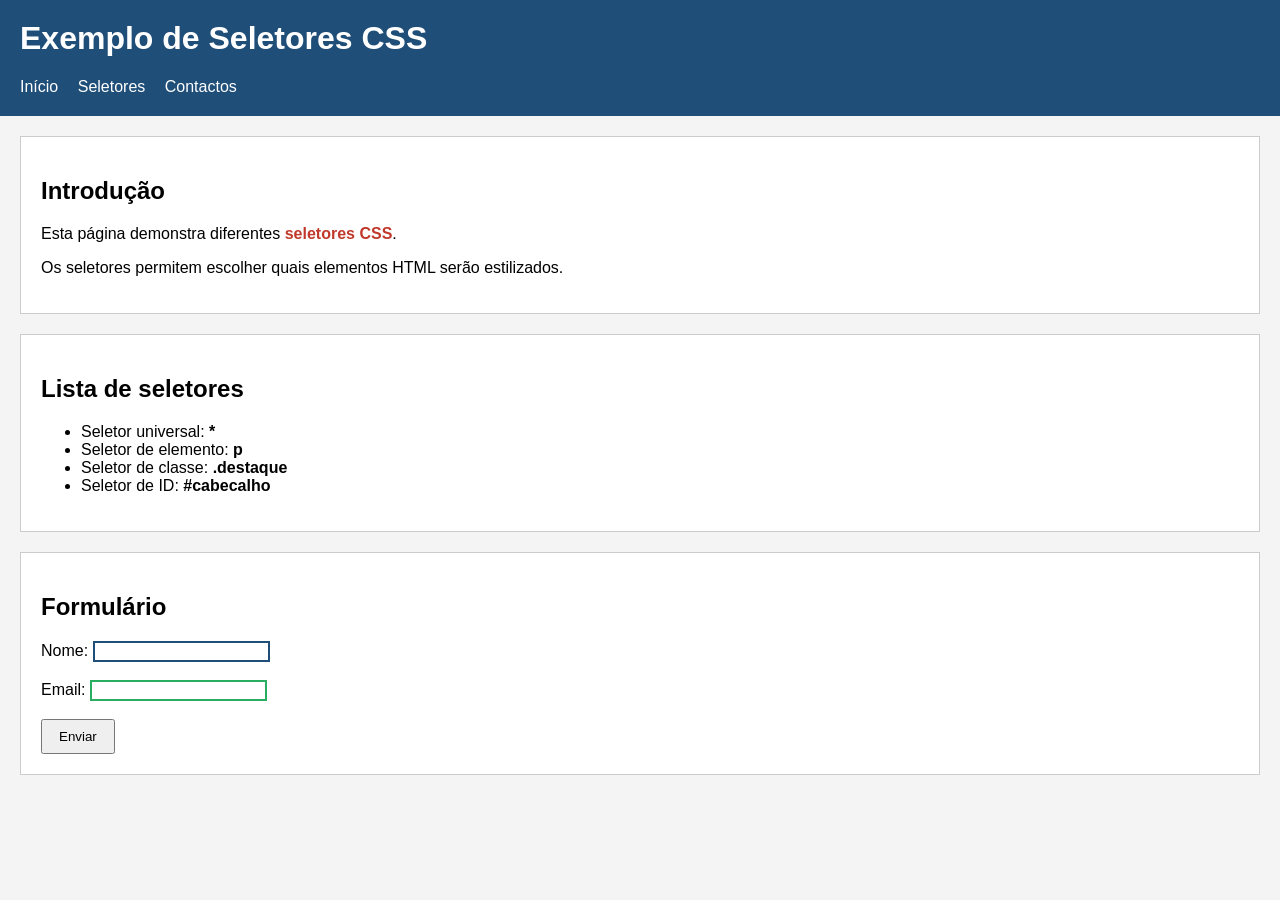
<file: ex01/index.html>
<!DOCTYPE html>
<html lang="pt">

<head>
    <meta charset="UTF-8">
    <meta name="viewport" content="width=device-width, initial-scale=1.0">
    <title>Seletores CSS</title>

    <link rel="stylesheet" href="styles.css">
</head>

<body>

    <header>
        <h1>Exemplo de Seletores CSS</h1>

        <nav>
            <a href="#inicio">Início</a>
            <a href="#seletores">Seletores</a>
            <a href="#contactos">Contactos</a>
        </nav>
    </header>

    <main>

        <section>
            <h2>Introdução</h2>

            <p>
                Esta página demonstra diferentes
                <span class="destaque">seletores CSS</span>.
            </p>

            <p>
                Os seletores permitem escolher quais elementos HTML serão estilizados.
            </p>
        </section>

        <section>
            <h2>Lista de seletores</h2>

            <ul>
                <li>Seletor universal: <strong>*</strong></li>
                <li>Seletor de elemento: <strong>p</strong></li>
                <li>Seletor de classe: <strong>.destaque</strong></li>
                <li>Seletor de ID: <strong>#cabecalho</strong></li>
            </ul>
        </section>

        <section>
            <h2>Formulário</h2>

            <form>
                <label for="nome">Nome:</label>
                <input type="text" id="nome" name="nome">

                <br><br>

                <label for="email">Email:</label>
                <input type="email" id="email" name="email">

                <br><br>

                <button type="submit">Enviar</button>
            </form>
        </section>

    </main>

</body>

</html>
</file>
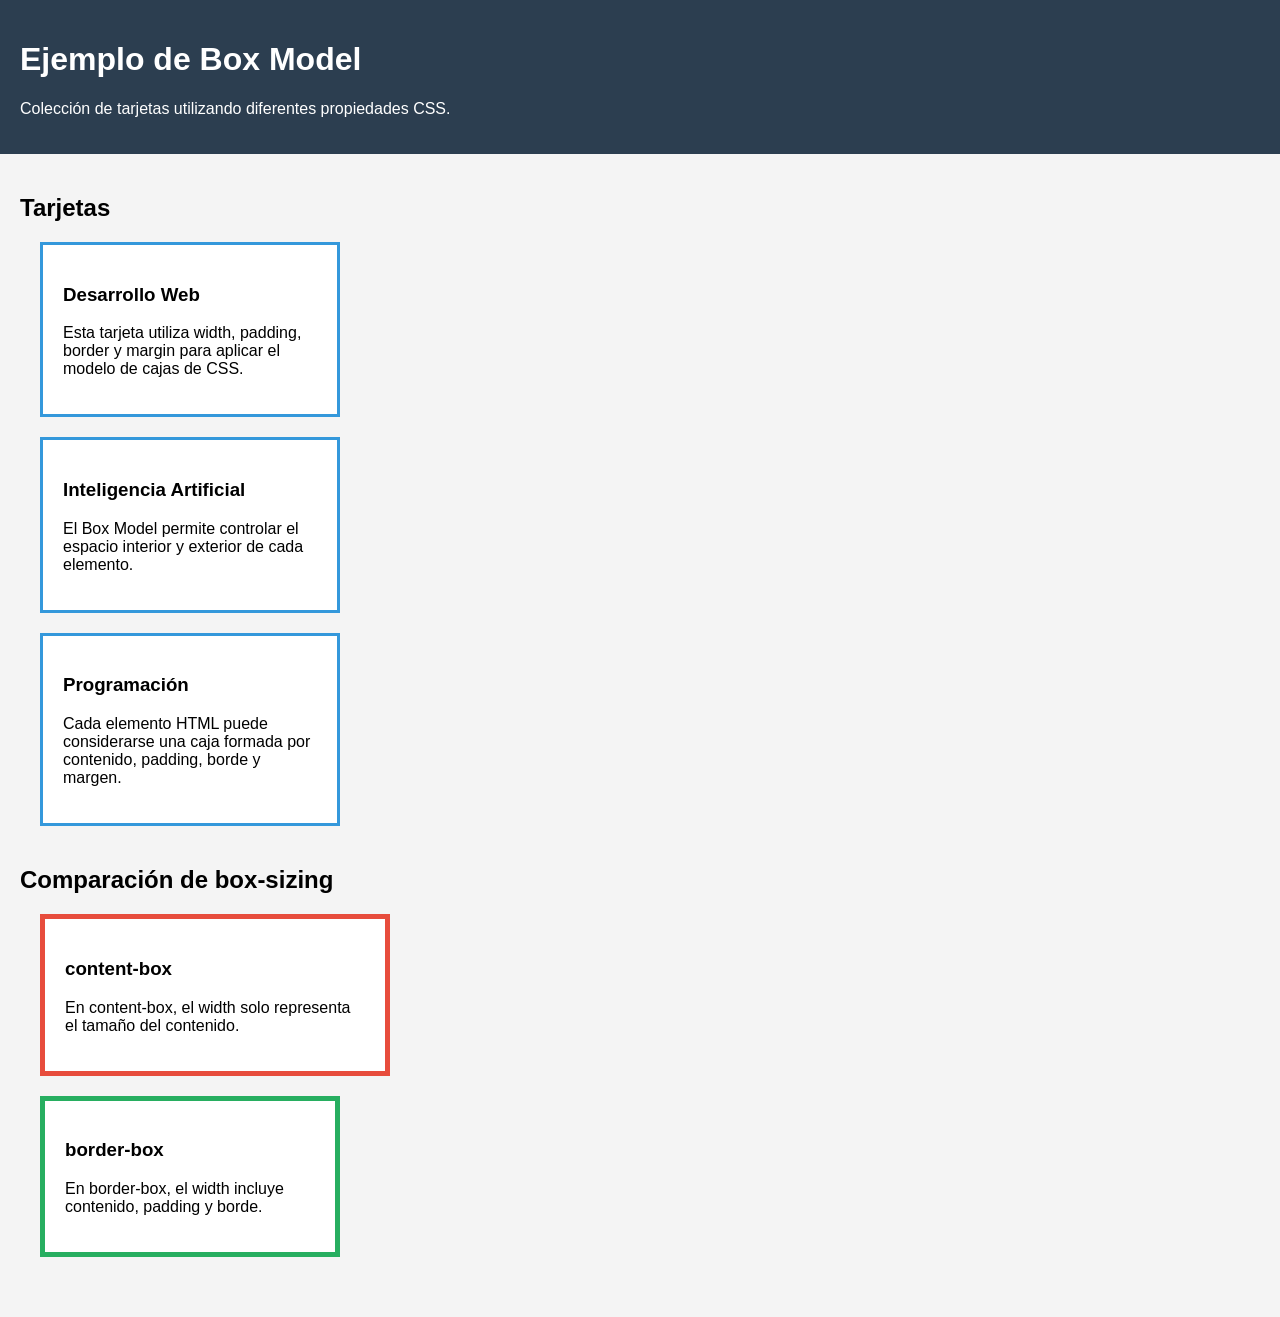
<file: ex02/index.html>
<!DOCTYPE html>
<html lang="es">

<head>
    <meta charset="UTF-8">
    <meta name="viewport" content="width=device-width, initial-scale=1.0">
    <title>Box Model</title>

    <link rel="stylesheet" href="styles.css">
</head>

<body>

    <header>
        <h1>Ejemplo de Box Model</h1>
        <p>Colección de tarjetas utilizando diferentes propiedades CSS.</p>
    </header>

    <main>

        <section>
            <h2>Tarjetas</h2>

            <div class="tarjeta">
                <h3>Desarrollo Web</h3>

                <p>
                    Esta tarjeta utiliza width, padding, border y margin
                    para aplicar el modelo de cajas de CSS.
                </p>
            </div>

            <div class="tarjeta">
                <h3>Inteligencia Artificial</h3>

                <p>
                    El Box Model permite controlar el espacio interior
                    y exterior de cada elemento.
                </p>
            </div>

            <div class="tarjeta">
                <h3>Programación</h3>

                <p>
                    Cada elemento HTML puede considerarse una caja formada
                    por contenido, padding, borde y margen.
                </p>
            </div>
        </section>

        <section>
            <h2>Comparación de box-sizing</h2>

            <div class="content-box">
                <h3>content-box</h3>
                <p>
                    En content-box, el width solo representa el tamaño
                    del contenido.
                </p>
            </div>

            <div class="border-box">
                <h3>border-box</h3>
                <p>
                    En border-box, el width incluye contenido,
                    padding y borde.
                </p>
            </div>
        </section>

    </main>

</body>

</html>
</file>
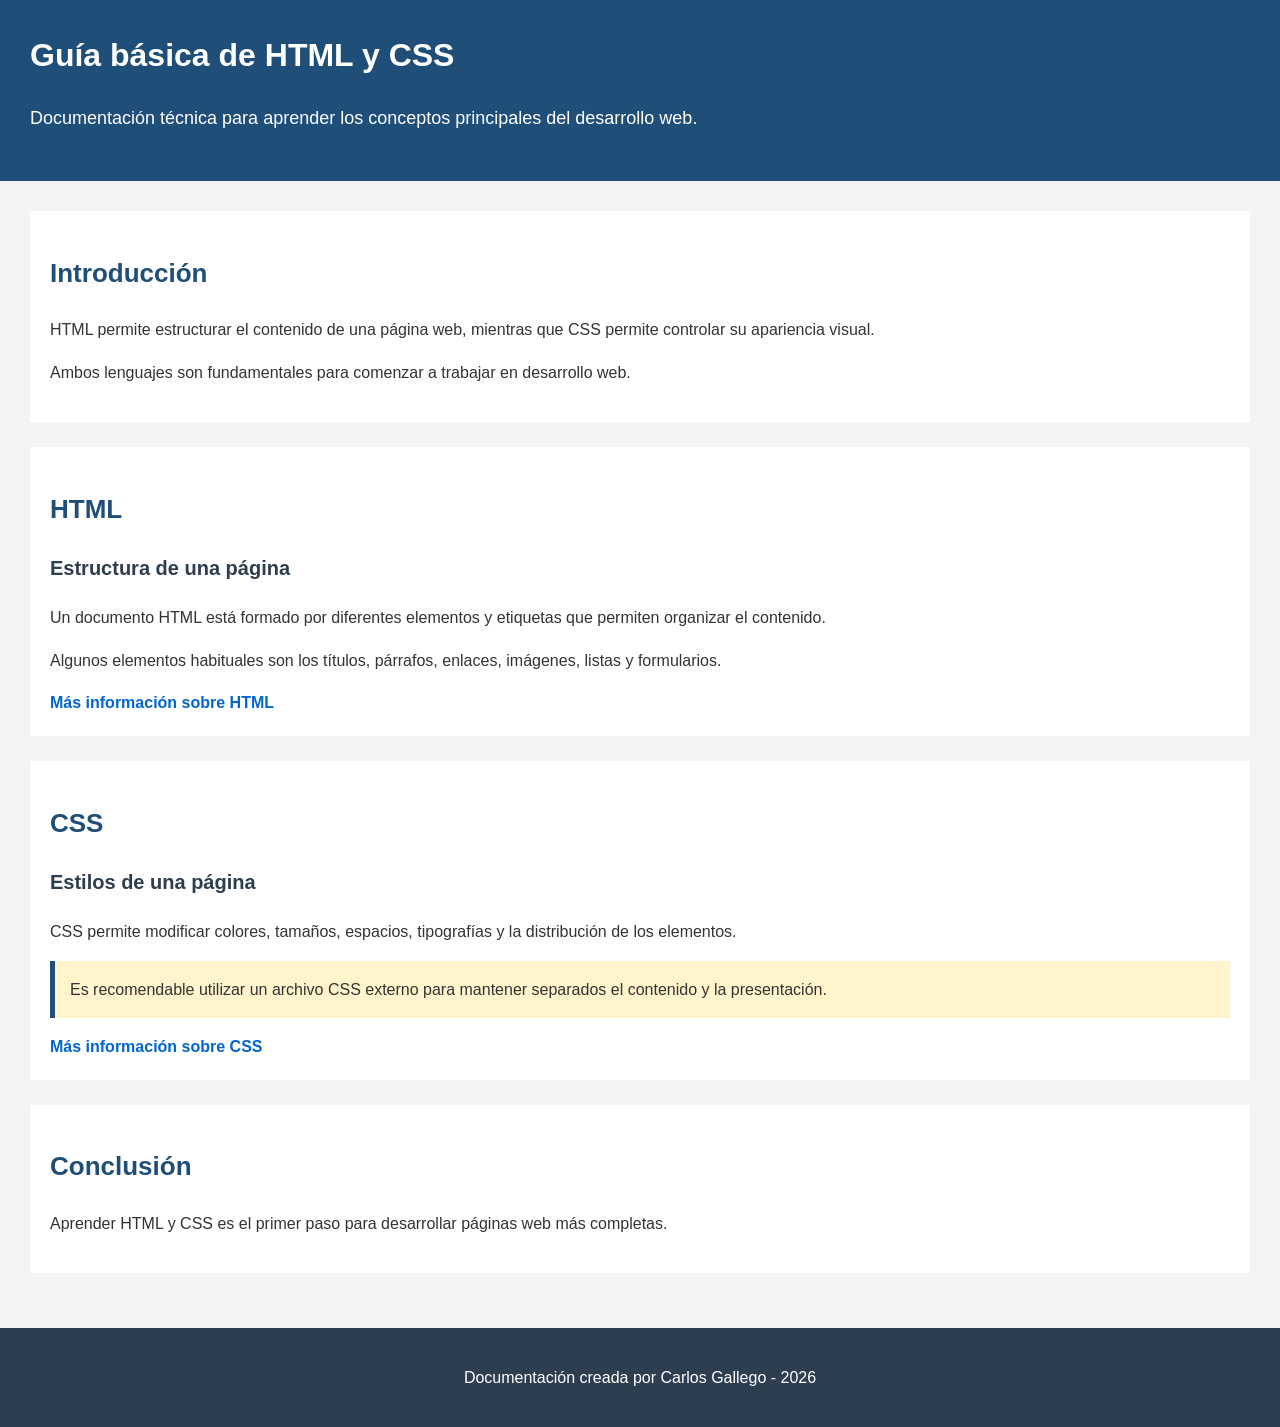
<file: ex03/index.html>
<!DOCTYPE html>
<html lang="es">

<head>
    <meta charset="UTF-8">
    <meta name="viewport" content="width=device-width, initial-scale=1.0">
    <title>Documentación Técnica</title>

    <link rel="stylesheet" href="styles.css">
</head>

<body>

    <header>
        <h1>Guía básica de HTML y CSS</h1>

        <p>
            Documentación técnica para aprender los conceptos principales
            del desarrollo web.
        </p>
    </header>

    <main>

        <section>
            <h2>Introducción</h2>

            <p>
                HTML permite estructurar el contenido de una página web,
                mientras que CSS permite controlar su apariencia visual.
            </p>

            <p>
                Ambos lenguajes son fundamentales para comenzar a trabajar
                en desarrollo web.
            </p>
        </section>

        <section>
            <h2>HTML</h2>

            <h3>Estructura de una página</h3>

            <p>
                Un documento HTML está formado por diferentes elementos y
                etiquetas que permiten organizar el contenido.
            </p>

            <p>
                Algunos elementos habituales son los títulos, párrafos,
                enlaces, imágenes, listas y formularios.
            </p>

            <a href="https://developer.mozilla.org/es/docs/Web/HTML" target="_blank">
                Más información sobre HTML
            </a>
        </section>

        <section>
            <h2>CSS</h2>

            <h3>Estilos de una página</h3>

            <p>
                CSS permite modificar colores, tamaños, espacios,
                tipografías y la distribución de los elementos.
            </p>

            <p class="nota">
                Es recomendable utilizar un archivo CSS externo para
                mantener separados el contenido y la presentación.
            </p>

            <a href="https://developer.mozilla.org/es/docs/Web/CSS" target="_blank">
                Más información sobre CSS
            </a>
        </section>

        <section>
            <h2>Conclusión</h2>

            <p>
                Aprender HTML y CSS es el primer paso para desarrollar
                páginas web más completas.
            </p>
        </section>

    </main>

    <footer>
        <p>Documentación creada por Carlos Gallego - 2026</p>
    </footer>

</body>

</html>
</file>
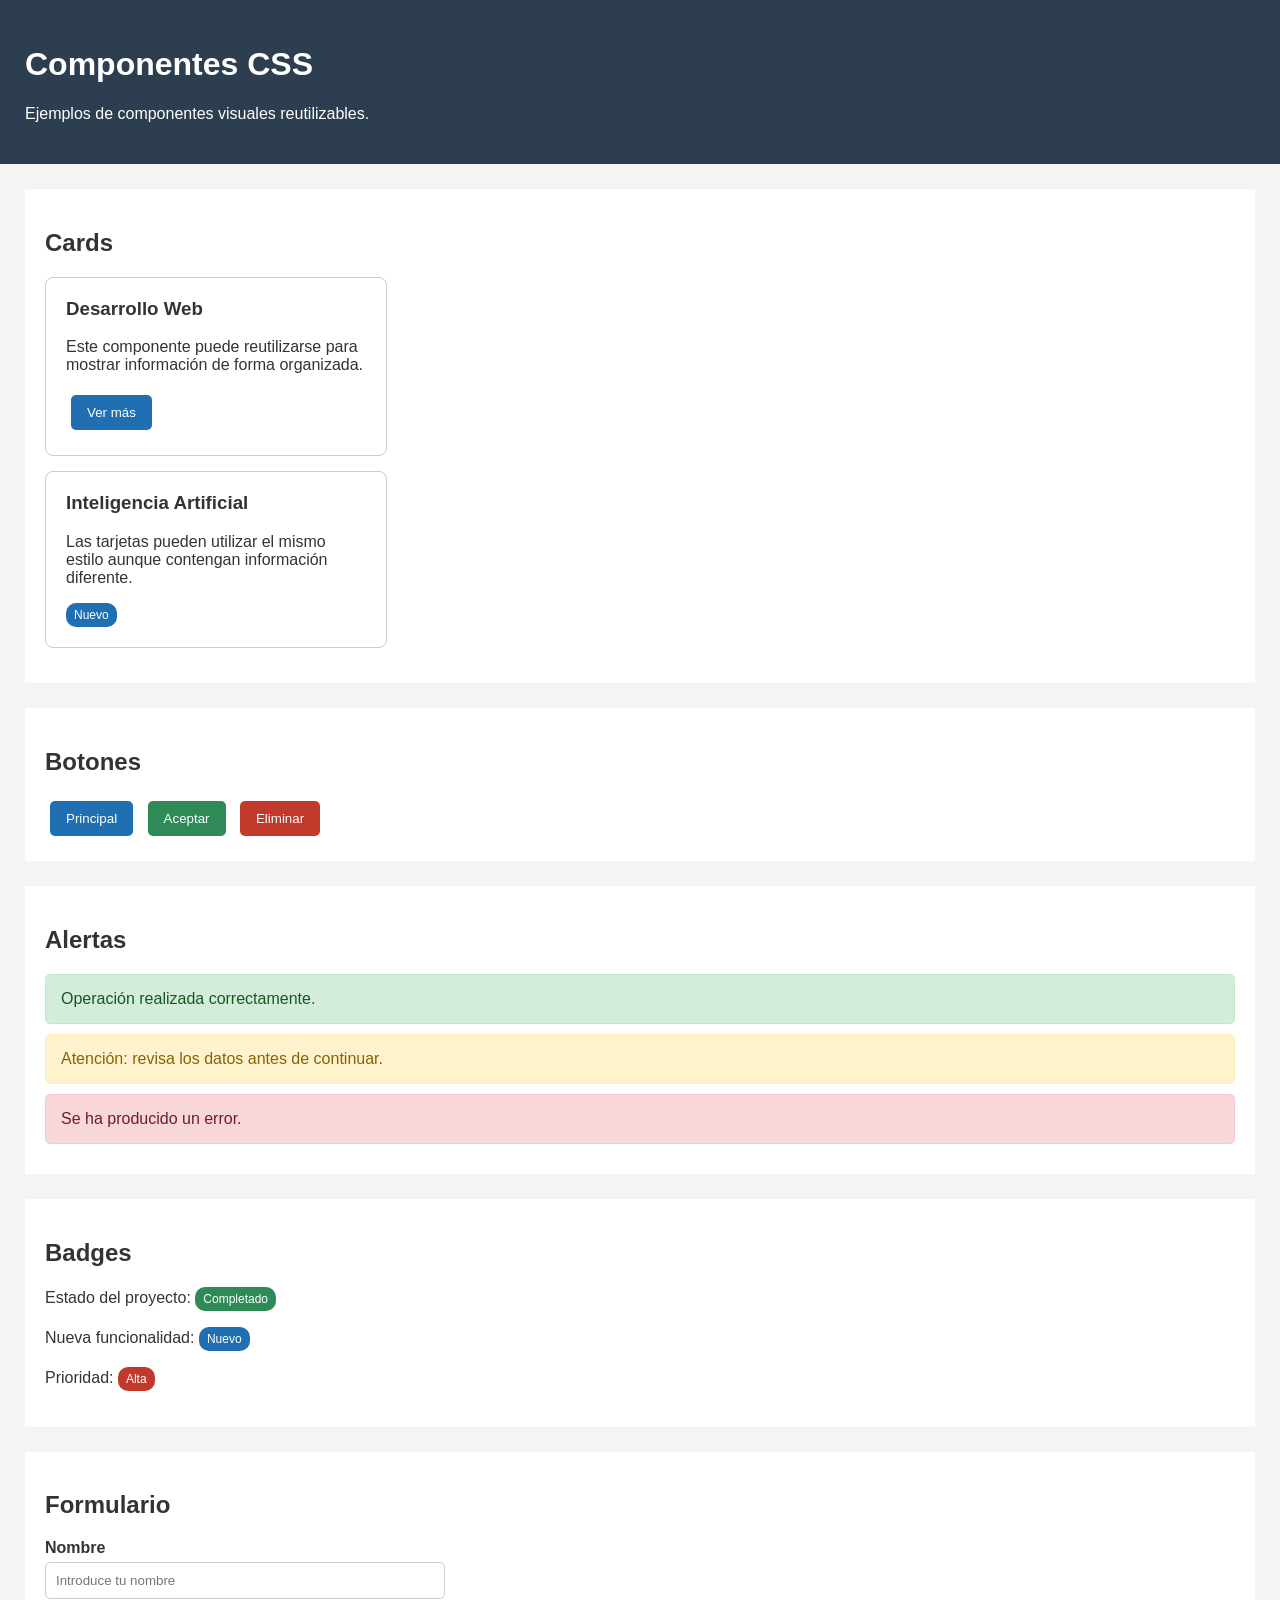
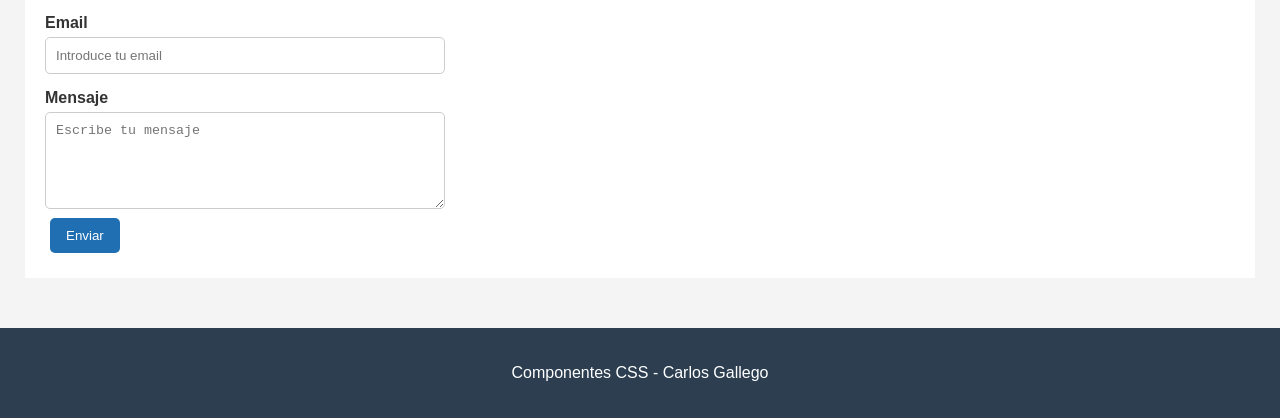
<file: ex04/index.html>
<!DOCTYPE html>
<html lang="es">

<head>
    <meta charset="UTF-8">
    <meta name="viewport" content="width=device-width, initial-scale=1.0">
    <title>Componentes CSS</title>

    <link rel="stylesheet" href="styles.css">
</head>

<body>

    <header>
        <h1>Componentes CSS</h1>
        <p>Ejemplos de componentes visuales reutilizables.</p>
    </header>

    <main>

        <section>
            <h2>Cards</h2>

            <div class="card">
                <h3>Desarrollo Web</h3>

                <p>
                    Este componente puede reutilizarse para mostrar
                    información de forma organizada.
                </p>

                <button class="btn btn-primary">
                    Ver más
                </button>
            </div>

            <div class="card">
                <h3>Inteligencia Artificial</h3>

                <p>
                    Las tarjetas pueden utilizar el mismo estilo
                    aunque contengan información diferente.
                </p>

                <span class="badge badge-info">
                    Nuevo
                </span>
            </div>
        </section>

        <section>
            <h2>Botones</h2>

            <button class="btn btn-primary">
                Principal
            </button>

            <button class="btn btn-success">
                Aceptar
            </button>

            <button class="btn btn-danger">
                Eliminar
            </button>
        </section>

        <section>
            <h2>Alertas</h2>

            <div class="alert alert-success">
                Operación realizada correctamente.
            </div>

            <div class="alert alert-warning">
                Atención: revisa los datos antes de continuar.
            </div>

            <div class="alert alert-danger">
                Se ha producido un error.
            </div>
        </section>

        <section>
            <h2>Badges</h2>

            <p>
                Estado del proyecto:
                <span class="badge badge-success">
                    Completado
                </span>
            </p>

            <p>
                Nueva funcionalidad:
                <span class="badge badge-info">
                    Nuevo
                </span>
            </p>

            <p>
                Prioridad:
                <span class="badge badge-danger">
                    Alta
                </span>
            </p>
        </section>

        <section>
            <h2>Formulario</h2>

            <form class="formulario">

                <label for="nombre">
                    Nombre
                </label>

                <input
                    type="text"
                    id="nombre"
                    name="nombre"
                    placeholder="Introduce tu nombre"
                >

                <label for="email">
                    Email
                </label>

                <input
                    type="email"
                    id="email"
                    name="email"
                    placeholder="Introduce tu email"
                >

                <label for="mensaje">
                    Mensaje
                </label>

                <textarea
                    id="mensaje"
                    name="mensaje"
                    rows="5"
                    placeholder="Escribe tu mensaje"
                ></textarea>

                <button
                    type="submit"
                    class="btn btn-primary"
                >
                    Enviar
                </button>

            </form>
        </section>

    </main>

    <footer>
        <p>Componentes CSS - Carlos Gallego</p>
    </footer>

</body>

</html>
</file>
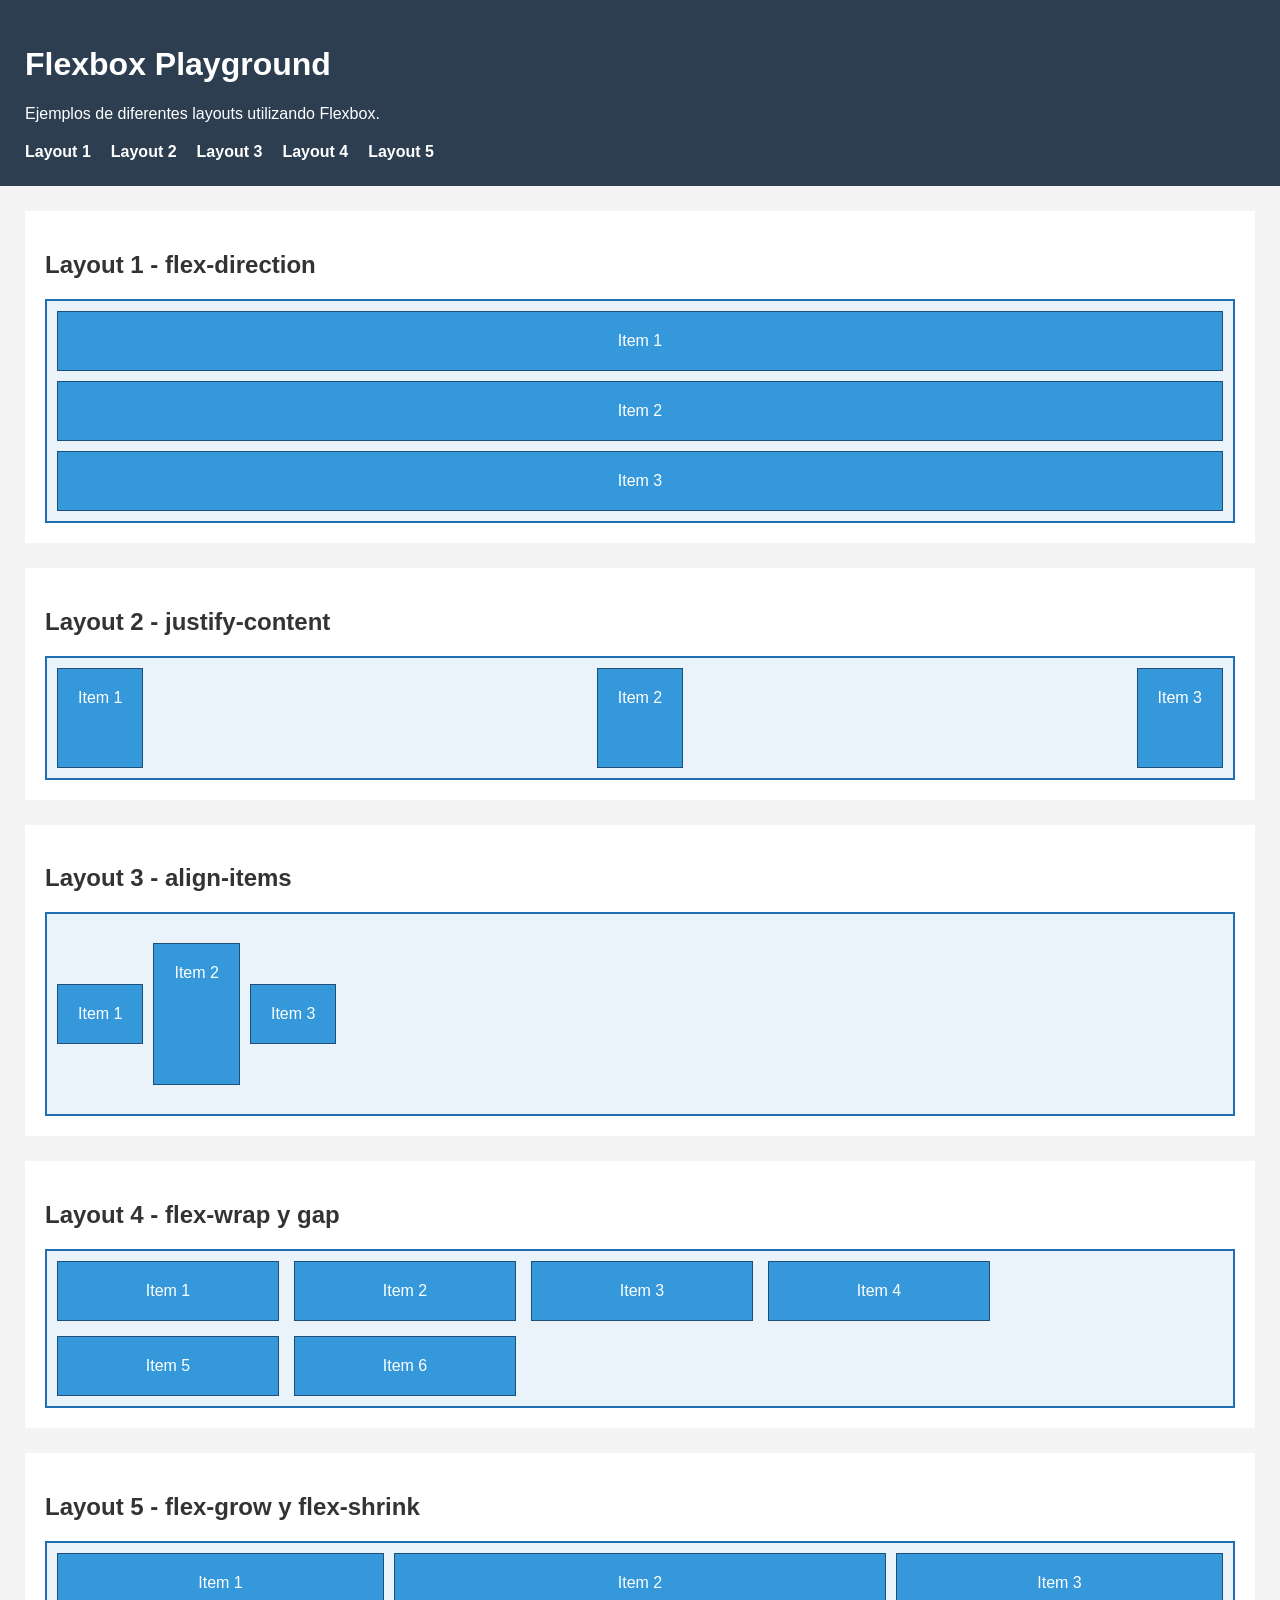
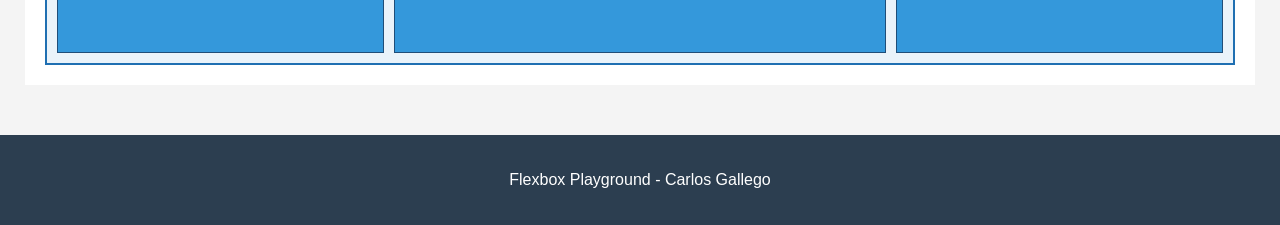
<file: ex05/index.html>
<!DOCTYPE html>
<html lang="es">

<head>
    <meta charset="UTF-8">
    <meta name="viewport" content="width=device-width, initial-scale=1.0">
    <title>Flexbox Playground</title>

    <link rel="stylesheet" href="styles.css">
</head>

<body>

    <header>
        <h1>Flexbox Playground</h1>
        <p>Ejemplos de diferentes layouts utilizando Flexbox.</p>

        <nav class="navbar">
            <a href="#layout1">Layout 1</a>
            <a href="#layout2">Layout 2</a>
            <a href="#layout3">Layout 3</a>
            <a href="#layout4">Layout 4</a>
            <a href="#layout5">Layout 5</a>
        </nav>
    </header>

    <main>

        <section id="layout1">
            <h2>Layout 1 - flex-direction</h2>

            <div class="flex-container layout1">
                <div class="item">Item 1</div>
                <div class="item">Item 2</div>
                <div class="item">Item 3</div>
            </div>
        </section>

        <section id="layout2">
            <h2>Layout 2 - justify-content</h2>

            <div class="flex-container layout2">
                <div class="item">Item 1</div>
                <div class="item">Item 2</div>
                <div class="item">Item 3</div>
            </div>
        </section>

        <section id="layout3">
            <h2>Layout 3 - align-items</h2>

            <div class="flex-container layout3">
                <div class="item">Item 1</div>
                <div class="item item-alto">Item 2</div>
                <div class="item">Item 3</div>
            </div>
        </section>

        <section id="layout4">
            <h2>Layout 4 - flex-wrap y gap</h2>

            <div class="flex-container layout4">
                <div class="item grande">Item 1</div>
                <div class="item grande">Item 2</div>
                <div class="item grande">Item 3</div>
                <div class="item grande">Item 4</div>
                <div class="item grande">Item 5</div>
                <div class="item grande">Item 6</div>
            </div>
        </section>

        <section id="layout5">
            <h2>Layout 5 - flex-grow y flex-shrink</h2>

            <div class="flex-container layout5">
                <div class="item item1">Item 1</div>
                <div class="item item2">Item 2</div>
                <div class="item item3">Item 3</div>
            </div>
        </section>

    </main>

    <footer>
        <p>Flexbox Playground - Carlos Gallego</p>
    </footer>

</body>

</html>
</file>
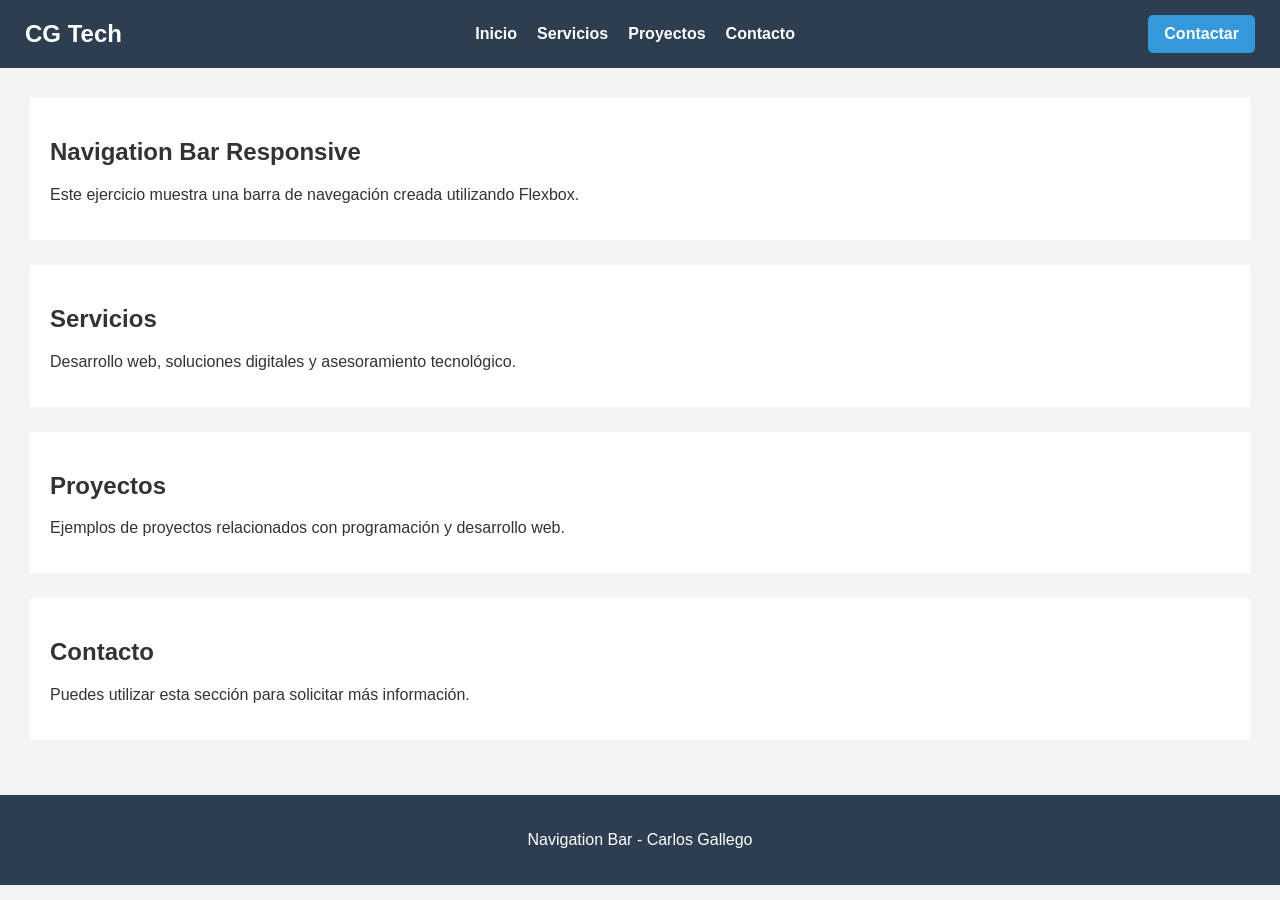
<file: ex06/index.html>
<!DOCTYPE html>
<html lang="es">

<head>
    <meta charset="UTF-8">
    <meta name="viewport" content="width=device-width, initial-scale=1.0">
    <title>Navigation Bar</title>

    <link rel="stylesheet" href="styles.css">
</head>

<body>

    <header>
        <nav class="navbar">

            <div class="logo">
                CG Tech
            </div>

            <div class="nav-links">
                <a href="#inicio">Inicio</a>
                <a href="#servicios">Servicios</a>
                <a href="#proyectos">Proyectos</a>
                <a href="#contacto">Contacto</a>
            </div>

            <a class="nav-button" href="#contacto">
                Contactar
            </a>

        </nav>
    </header>

    <main>

        <section id="inicio">
            <h1>Navigation Bar Responsive</h1>

            <p>
                Este ejercicio muestra una barra de navegación creada
                utilizando Flexbox.
            </p>
        </section>

        <section id="servicios">
            <h2>Servicios</h2>

            <p>
                Desarrollo web, soluciones digitales y asesoramiento tecnológico.
            </p>
        </section>

        <section id="proyectos">
            <h2>Proyectos</h2>

            <p>
                Ejemplos de proyectos relacionados con programación
                y desarrollo web.
            </p>
        </section>

        <section id="contacto">
            <h2>Contacto</h2>

            <p>
                Puedes utilizar esta sección para solicitar más información.
            </p>
        </section>

    </main>

    <footer>
        <p>Navigation Bar - Carlos Gallego</p>
    </footer>

</body>

</html>
</file>
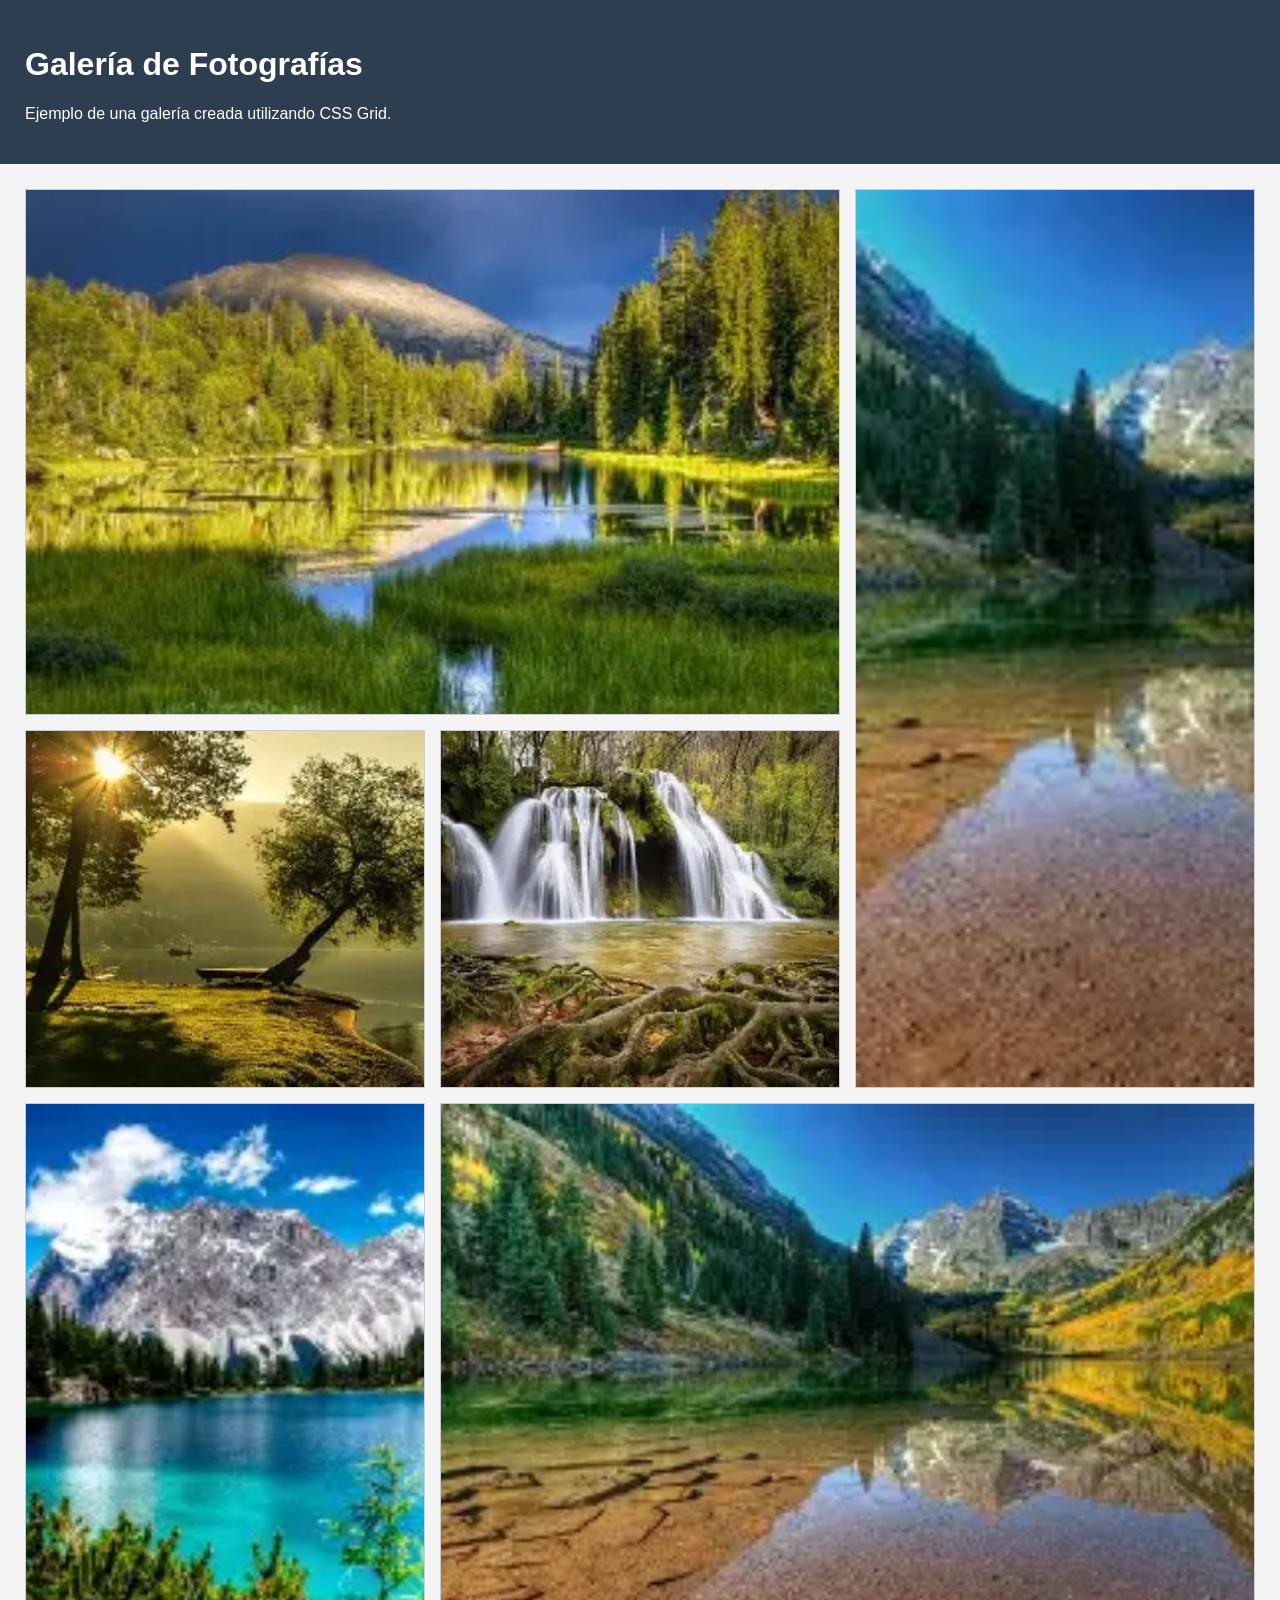
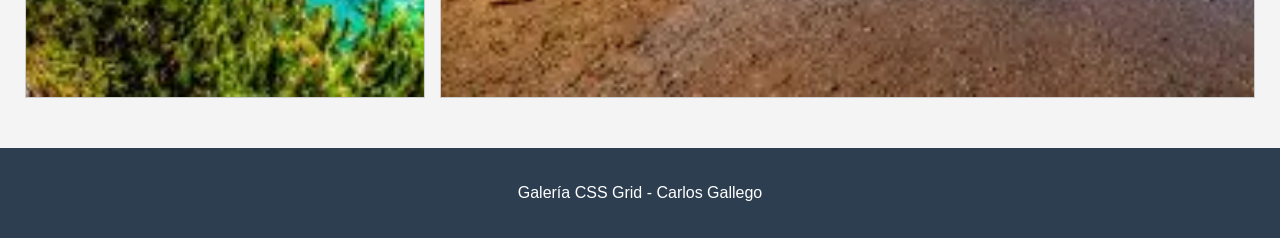
<file: ex07/index.html>
<!DOCTYPE html>
<html lang="es">

<head>
    <meta charset="UTF-8">
    <meta name="viewport" content="width=device-width, initial-scale=1.0">
    <title>Galería de Fotografías</title>

    <link rel="stylesheet" href="styles.css">
</head>

<body>

    <header>
        <h1>Galería de Fotografías</h1>
        <p>Ejemplo de una galería creada utilizando CSS Grid.</p>
    </header>

    <main>

        <section class="galeria">

            <figure class="foto foto1">
                <img src="images/foto1.webp" alt="Fotografía 1">
                <figcaption>Fotografía 1</figcaption>
            </figure>

            <figure class="foto foto2">
                <img src="images/foto2.webp" alt="Fotografía 2">
                <figcaption>Fotografía 2</figcaption>
            </figure>

            <figure class="foto foto3">
                <img src="images/foto3.webp" alt="Fotografía 3">
                <figcaption>Fotografía 3</figcaption>
            </figure>

            <figure class="foto foto4">
                <img src="images/foto4.webp" alt="Fotografía 4">
                <figcaption>Fotografía 4</figcaption>
            </figure>

            <figure class="foto foto5">
                <img src="images/foto5.webp" alt="Fotografía 5">
                <figcaption>Fotografía 5</figcaption>
            </figure>

            <figure class="foto foto6">
                <img src="images/foto6.webp" alt="Fotografía 6">
                <figcaption>Fotografía 6</figcaption>
            </figure>

        </section>

    </main>

    <footer>
        <p>Galería CSS Grid - Carlos Gallego</p>
    </footer>

</body>

</html>
</file>
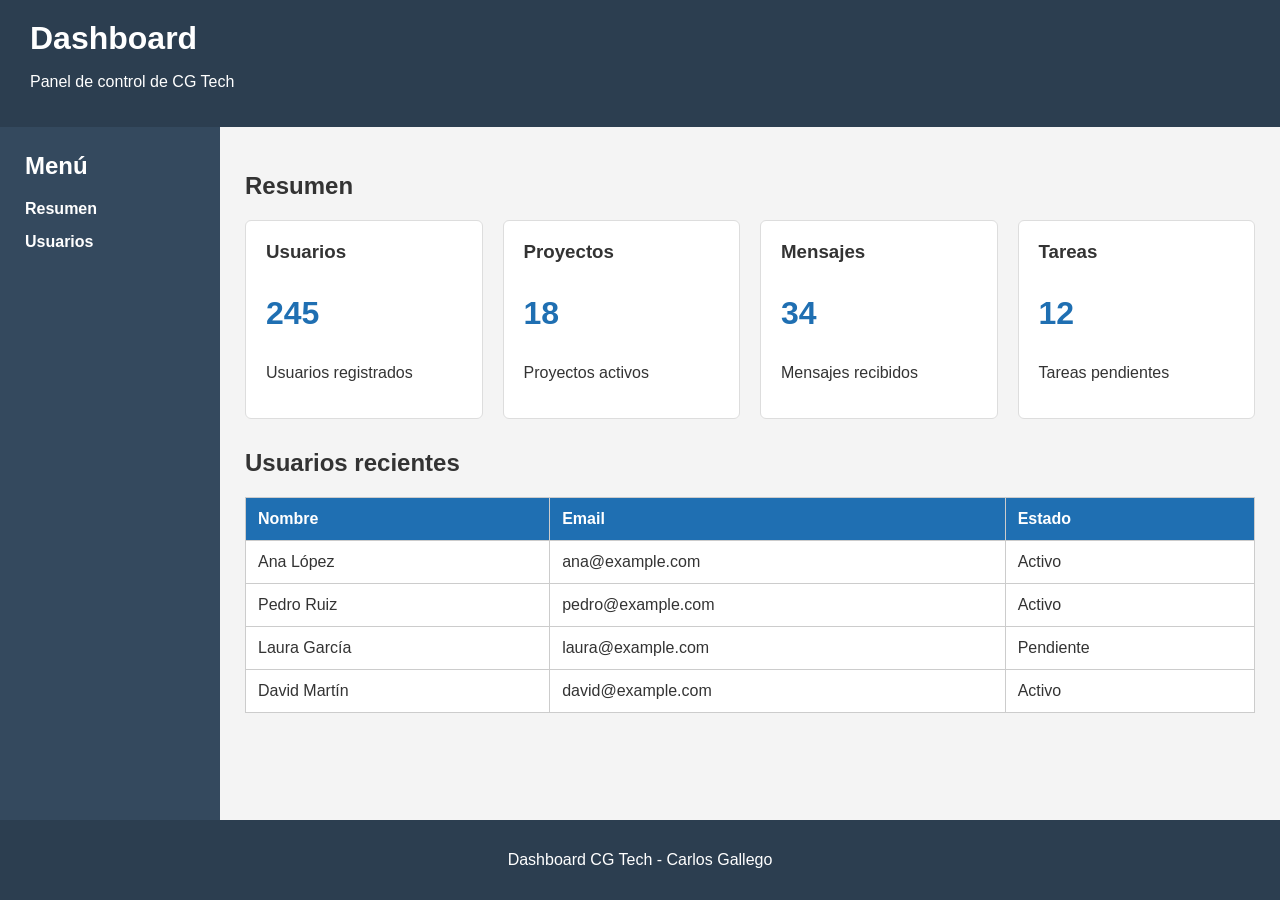
<file: ex08/index.html>
<!DOCTYPE html>
<html lang="es">

<head>
    <meta charset="UTF-8">
    <meta name="viewport" content="width=device-width, initial-scale=1.0">
    <title>Dashboard</title>

    <link rel="stylesheet" href="styles.css">
</head>

<body>

    <div class="dashboard">

        <header class="header">
            <h1>Dashboard</h1>
            <p>Panel de control de CG Tech</p>
        </header>

        <aside class="sidebar">

            <h2>Menú</h2>

            <nav>
                <a href="#resumen">Resumen</a>
                <a href="#usuarios">Usuarios</a>
            </nav>

        </aside>

        <main class="main">

            <section id="resumen">

                <h2>Resumen</h2>

                <div class="cards">

                    <article class="card">
                        <h3>Usuarios</h3>
                        <p class="numero">245</p>
                        <p>Usuarios registrados</p>
                    </article>

                    <article class="card">
                        <h3>Proyectos</h3>
                        <p class="numero">18</p>
                        <p>Proyectos activos</p>
                    </article>

                    <article class="card">
                        <h3>Mensajes</h3>
                        <p class="numero">34</p>
                        <p>Mensajes recibidos</p>
                    </article>

                    <article class="card">
                        <h3>Tareas</h3>
                        <p class="numero">12</p>
                        <p>Tareas pendientes</p>
                    </article>

                </div>

            </section>

            <section id="usuarios">

                <h2>Usuarios recientes</h2>

                <table>

                    <thead>
                        <tr>
                            <th>Nombre</th>
                            <th>Email</th>
                            <th>Estado</th>
                        </tr>
                    </thead>

                    <tbody>

                        <tr>
                            <td>Ana López</td>
                            <td>ana@example.com</td>
                            <td>Activo</td>
                        </tr>

                        <tr>
                            <td>Pedro Ruiz</td>
                            <td>pedro@example.com</td>
                            <td>Activo</td>
                        </tr>

                        <tr>
                            <td>Laura García</td>
                            <td>laura@example.com</td>
                            <td>Pendiente</td>
                        </tr>

                        <tr>
                            <td>David Martín</td>
                            <td>david@example.com</td>
                            <td>Activo</td>
                        </tr>

                    </tbody>

                </table>

            </section>

        </main>

        <footer class="footer">
            <p>Dashboard CG Tech - Carlos Gallego</p>
        </footer>

    </div>

</body>

</html>
</file>
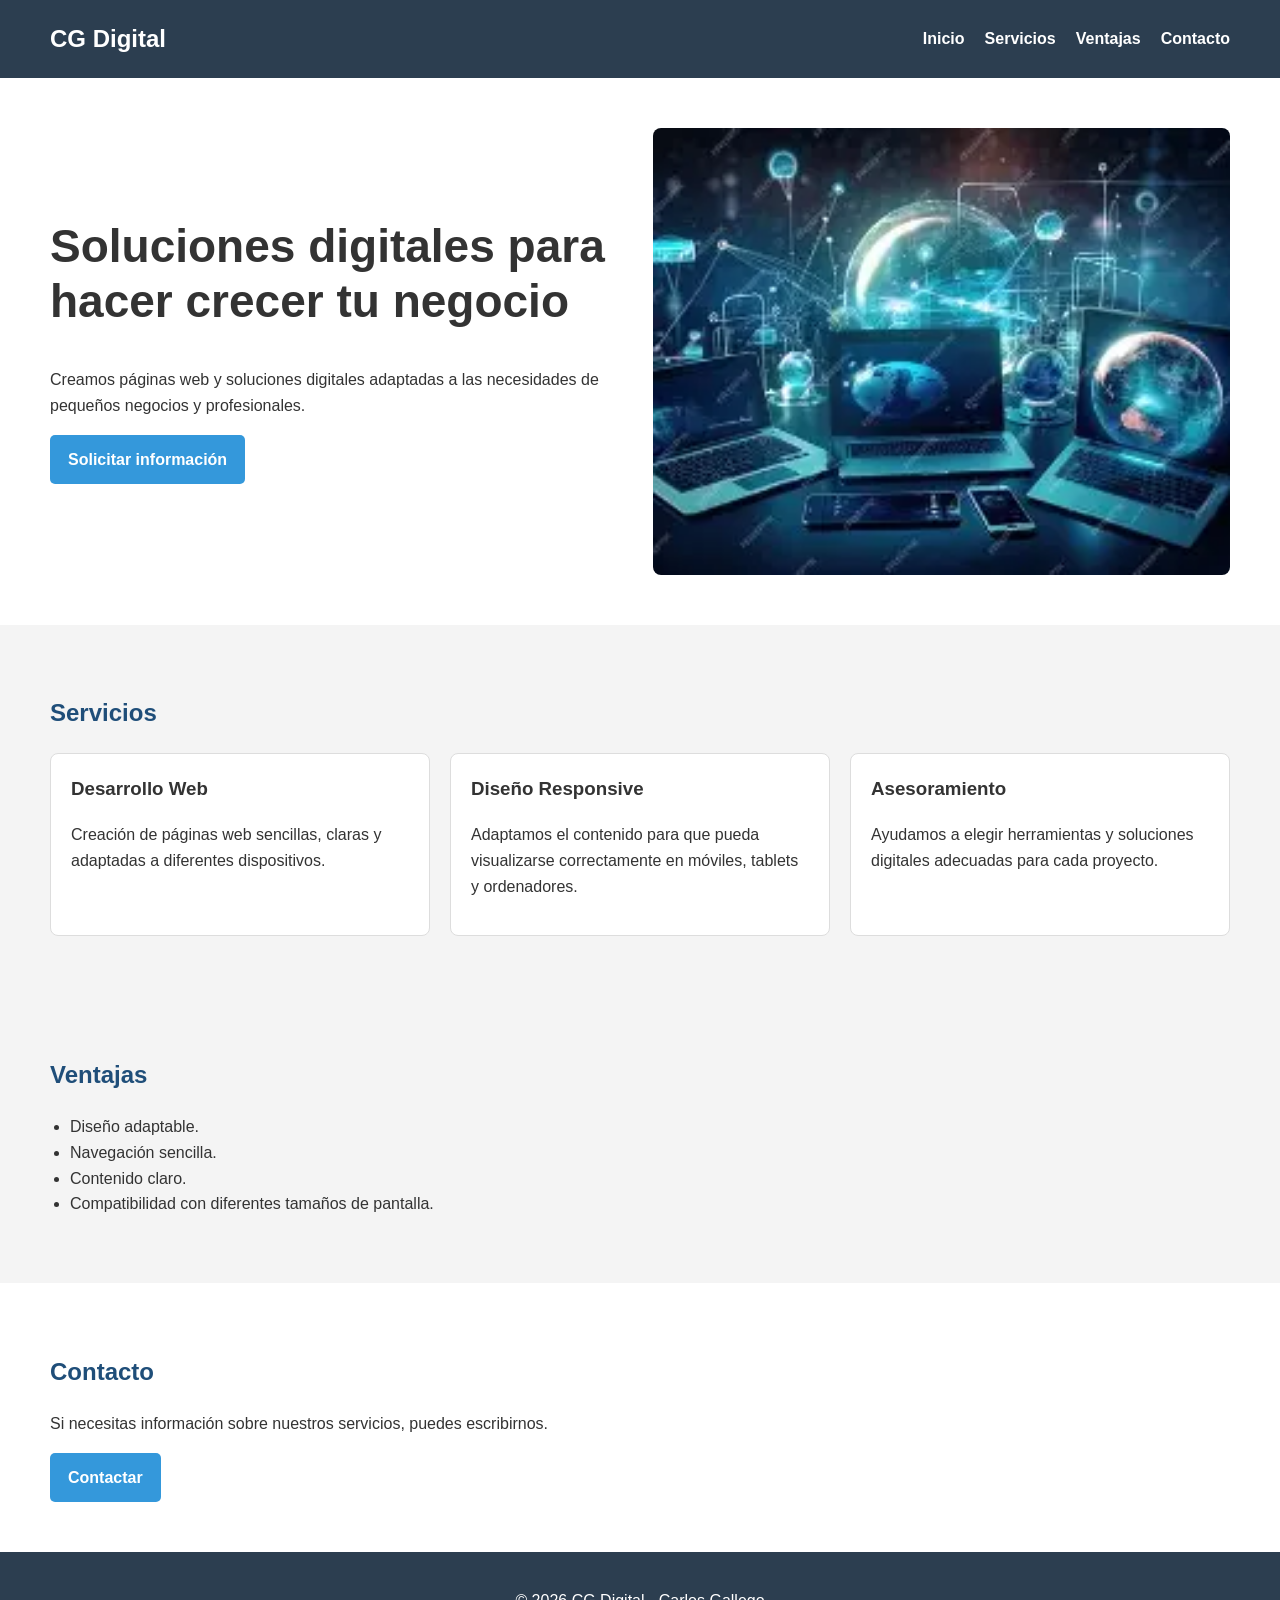
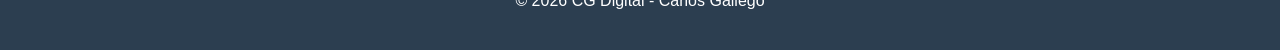
<file: ex09/index.html>
<!DOCTYPE html>
<html lang="es">

<head>
    <meta charset="UTF-8">
    <meta name="viewport" content="width=device-width, initial-scale=1.0">
    <title>CG Digital - Landing Page</title>

    <link rel="stylesheet" href="styles.css">
</head>

<body>

    <header class="header">

        <div class="logo">
            CG Digital
        </div>

        <nav class="nav">
            <a href="#inicio">Inicio</a>
            <a href="#servicios">Servicios</a>
            <a href="#ventajas">Ventajas</a>
            <a href="#contacto">Contacto</a>
        </nav>

    </header>

    <main>

        <section class="hero" id="inicio">

            <div class="hero-texto">

                <h1>Soluciones digitales para hacer crecer tu negocio</h1>

                <p>
                    Creamos páginas web y soluciones digitales adaptadas
                    a las necesidades de pequeños negocios y profesionales.
                </p>

                <a href="#contacto" class="boton">
                    Solicitar información
                </a>

            </div>

            <div class="hero-imagen">

                <img
                    src="images/tecnologia.webp"
                    alt="Ordenador utilizado para trabajar con tecnología"
                >

            </div>

        </section>

        <section id="servicios" class="seccion">

            <h2>Servicios</h2>

            <div class="cards">

                <article class="card">
                    <h3>Desarrollo Web</h3>

                    <p>
                        Creación de páginas web sencillas, claras y
                        adaptadas a diferentes dispositivos.
                    </p>
                </article>

                <article class="card">
                    <h3>Diseño Responsive</h3>

                    <p>
                        Adaptamos el contenido para que pueda visualizarse
                        correctamente en móviles, tablets y ordenadores.
                    </p>
                </article>

                <article class="card">
                    <h3>Asesoramiento</h3>

                    <p>
                        Ayudamos a elegir herramientas y soluciones digitales
                        adecuadas para cada proyecto.
                    </p>
                </article>

            </div>

        </section>

        <section id="ventajas" class="seccion">

            <h2>Ventajas</h2>

            <ul class="ventajas">
                <li>Diseño adaptable.</li>
                <li>Navegación sencilla.</li>
                <li>Contenido claro.</li>
                <li>Compatibilidad con diferentes tamaños de pantalla.</li>
            </ul>

        </section>

        <section id="contacto" class="seccion contacto">

            <h2>Contacto</h2>

            <p>
                Si necesitas información sobre nuestros servicios,
                puedes escribirnos.
            </p>

            <a
                href="mailto:xstepx1290@gmail.com"
                class="boton"
            >
                Contactar
            </a>

        </section>

    </main>

    <footer class="footer">
        <p>© 2026 CG Digital - Carlos Gallego</p>
    </footer>

</body>

</html>
</file>
<file: ex01/styles.css>
/* Selector universal */
* {
    box-sizing: border-box;
}

/* Selector de elemento */
body {
    font-family: Arial, sans-serif;
    margin: 0;
    background-color: #f4f4f4;
}

header {
    background-color: #1f4e79;
    color: white;
    padding: 20px;
}

h1 {
    margin-top: 0;
}

main {
    padding: 20px;
}

section {
    background-color: white;
    padding: 20px;
    margin-bottom: 20px;
    border: 1px solid #cccccc;
}

/* Selector de clase */
.destaque {
    color: #c0392b;
    font-weight: bold;
}

/* Selector de ID */
#nome {
    border: 2px solid #1f4e79;
}

/* Selector descendente */
nav a {
    color: white;
    margin-right: 15px;
    text-decoration: none;
}

/* Selector de atributo */
input[type="email"] {
    border: 2px solid #27ae60;
}

/* Pseudo-clase */
nav a:hover {
    text-decoration: underline;
}

/* Bonus: focus */
input:focus {
    background-color: #fff8dc;
    outline: 2px solid #f39c12;
}

button {
    padding: 8px 16px;
    cursor: pointer;
}

/* Bonus: hover */
button:hover {
    background-color: #1f4e79;
    color: white;
}
</file>
<file: ex02/styles.css>
body {
    font-family: Arial, sans-serif;
    background-color: #f4f4f4;
    margin: 0;
}

header {
    background-color: #2c3e50;
    color: white;
    padding: 20px;
}

main {
    padding: 20px;
}

section {
    margin-bottom: 40px;
}

.tarjeta {
    width: 300px;

    padding: 20px;

    border: 3px solid #3498db;

    margin: 20px;

    box-sizing: border-box;

    background-color: white;
}

.content-box {
    width: 300px;

    padding: 20px;

    border: 5px solid #e74c3c;

    margin: 20px;

    box-sizing: content-box;

    background-color: white;
}

.border-box {
    width: 300px;

    padding: 20px;

    border: 5px solid #27ae60;

    margin: 20px;

    box-sizing: border-box;

    background-color: white;
}
</file>
<file: ex03/styles.css>
:root {
    --color-principal: #1f4e79;
    --color-secundario: #2c3e50;
    --color-texto: #333333;
    --color-fondo: #f4f4f4;
    --color-enlace: #0066cc;
    --color-nota: #fff4cc;
}

body {
    font-family: Arial, Helvetica, sans-serif;
    font-size: 16px;
    line-height: 1.6;
    color: var(--color-texto);
    background-color: var(--color-fondo);
    margin: 0;
}

header {
    background-color: var(--color-principal);
    color: white;
    padding: 30px;
}

header h1 {
    font-size: 32px;
    font-weight: bold;
    margin-top: 0;
}

header p {
    font-size: 18px;
}

main {
    padding: 30px;
}

section {
    background-color: white;
    padding: 20px;
    margin-bottom: 25px;
}

h2 {
    font-size: 26px;
    color: var(--color-principal);
    font-weight: bold;
}

h3 {
    font-size: 20px;
    color: var(--color-secundario);
    font-weight: bold;
}

p {
    font-size: 16px;
    line-height: 1.7;
}

a {
    color: var(--color-enlace);
    font-weight: bold;
    text-decoration: none;
}

a:hover {
    text-decoration: underline;
}

.nota {
    background-color: var(--color-nota);
    padding: 15px;
    border-left: 5px solid var(--color-principal);
}

footer {
    background-color: var(--color-secundario);
    color: white;
    padding: 20px;
    text-align: center;
}
</file>
<file: ex04/styles.css>
body {
    font-family: Arial, Helvetica, sans-serif;
    background-color: #f4f4f4;
    margin: 0;
    color: #333333;
}

header {
    background-color: #2c3e50;
    color: white;
    padding: 25px;
}

main {
    padding: 25px;
}

section {
    background-color: white;
    padding: 20px;
    margin-bottom: 25px;
}

.card {
    width: 300px;
    padding: 20px;
    border: 1px solid #cccccc;
    border-radius: 8px;
    margin: 15px 0;
    background-color: white;
}

.card h3 {
    margin-top: 0;
}

.btn {
    padding: 10px 16px;
    border: none;
    border-radius: 5px;
    cursor: pointer;
    margin: 5px;
    color: white;
}

.btn-primary {
    background-color: #1f6fb2;
}

.btn-success {
    background-color: #2e8b57;
}

.btn-danger {
    background-color: #c0392b;
}

.btn:hover {
    opacity: 0.8;
}

.alert {
    padding: 15px;
    margin: 10px 0;
    border-radius: 5px;
}

.alert-success {
    background-color: #d4edda;
    color: #155724;
    border: 1px solid #c3e6cb;
}

.alert-warning {
    background-color: #fff3cd;
    color: #856404;
    border: 1px solid #ffeeba;
}

.alert-danger {
    background-color: #f8d7da;
    color: #721c24;
    border: 1px solid #f5c6cb;
}

.badge {
    display: inline-block;
    padding: 5px 8px;
    border-radius: 10px;
    font-size: 12px;
    color: white;
}

.badge-success {
    background-color: #2e8b57;
}

.badge-info {
    background-color: #1f6fb2;
}

.badge-danger {
    background-color: #c0392b;
}

.formulario {
    max-width: 400px;
}

.formulario label {
    display: block;
    margin-top: 15px;
    margin-bottom: 5px;
    font-weight: bold;
}

.formulario input,
.formulario textarea {
    width: 100%;
    padding: 10px;
    border: 1px solid #cccccc;
    border-radius: 5px;
    box-sizing: border-box;
}

.formulario input:focus,
.formulario textarea:focus {
    border-color: #1f6fb2;
    outline: none;
}

footer {
    background-color: #2c3e50;
    color: white;
    text-align: center;
    padding: 20px;
}
</file>
<file: ex05/styles.css>
body {
    font-family: Arial, Helvetica, sans-serif;
    margin: 0;
    background-color: #f4f4f4;
    color: #333333;
}

header {
    background-color: #2c3e50;
    color: white;
    padding: 25px;
}

.navbar {
    display: flex;
    gap: 20px;
    margin-top: 20px;
}

.navbar a {
    color: white;
    text-decoration: none;
    font-weight: bold;
}

.navbar a:hover {
    text-decoration: underline;
}

main {
    padding: 25px;
}

section {
    background-color: white;
    padding: 20px;
    margin-bottom: 25px;
}

.flex-container {
    display: flex;
    border: 2px solid #1f6fb2;
    background-color: #eaf3fa;
    padding: 10px;
    margin-top: 15px;
    min-height: 100px;
}

.item {
    background-color: #3498db;
    color: white;
    padding: 20px;
    border: 1px solid #1f4e79;
    text-align: center;
}

/* Layout 1 */
.layout1 {
    flex-direction: column;
    gap: 10px;
}

/* Layout 2 */
.layout2 {
    justify-content: space-between;
    gap: 10px;
}

/* Layout 3 */
.layout3 {
    align-items: center;
    height: 180px;
    gap: 10px;
}

.item-alto {
    height: 100px;
}

/* Layout 4 */
.layout4 {
    flex-wrap: wrap;
    gap: 15px;
}

.grande {
    width: 180px;
}

/* Layout 5 */
.layout5 {
    gap: 10px;
}

.layout5 .item {
    flex-basis: 120px;
}

.item1 {
    flex-grow: 1;
    flex-shrink: 1;
}

.item2 {
    flex-grow: 2;
    flex-shrink: 2;
}

.item3 {
    flex-grow: 1;
    flex-shrink: 3;
}

footer {
    background-color: #2c3e50;
    color: white;
    text-align: center;
    padding: 20px;
}
</file>
<file: ex06/styles.css>
body {
    font-family: Arial, Helvetica, sans-serif;
    margin: 0;
    background-color: #f4f4f4;
    color: #333333;
}

.navbar {
    display: flex;
    align-items: center;
    justify-content: space-between;
    gap: 20px;

    background-color: #2c3e50;
    padding: 15px 25px;
}

.logo {
    color: white;
    font-size: 24px;
    font-weight: bold;
}

.nav-links {
    display: flex;
    gap: 20px;
}

.nav-links a {
    color: white;
    text-decoration: none;
    font-weight: bold;
}

.nav-links a:hover {
    text-decoration: underline;
}

.nav-button {
    background-color: #3498db;
    color: white;
    text-decoration: none;
    padding: 10px 16px;
    border-radius: 5px;
    font-weight: bold;
}

.nav-button:hover {
    background-color: #1f6fb2;
}

main {
    padding: 30px;
}

section {
    background-color: white;
    padding: 20px;
    margin-bottom: 25px;
}

footer {
    background-color: #2c3e50;
    color: white;
    text-align: center;
    padding: 20px;
}

/* Versión mobile */
@media (max-width: 600px) {

    .navbar {
        flex-direction: column;
        align-items: stretch;
    }

    .logo {
        text-align: center;
    }

    .nav-links {
        flex-direction: column;
        gap: 10px;
        text-align: center;
    }

    .nav-button {
        text-align: center;
    }
}
</file>
<file: ex07/styles.css>
body {
    font-family: Arial, Helvetica, sans-serif;
    margin: 0;
    background-color: #f4f4f4;
    color: #333333;
}

header {
    background-color: #2c3e50;
    color: white;
    padding: 25px;
}

main {
    padding: 25px;
}

.galeria {
    display: grid;

    grid-template-columns: repeat(3, 1fr);

    grid-template-areas:
        "foto1 foto1 foto2"
        "foto3 foto4 foto2"
        "foto5 foto6 foto6";

    gap: 15px;
}

.foto {
    margin: 0;
    background-color: white;
    border: 1px solid #cccccc;
    overflow: hidden;
}

.foto img {
    width: 100%;
    height: 100%;
    min-height: 200px;
    object-fit: cover;
    display: block;
}

.foto figcaption {
    padding: 10px;
    font-weight: bold;
}

.foto1 {
    grid-area: foto1;
}

.foto2 {
    grid-area: foto2;
}

.foto3 {
    grid-area: foto3;
}

.foto4 {
    grid-area: foto4;
}

.foto5 {
    grid-area: foto5;
}

.foto6 {
    grid-area: foto6;
}

footer {
    margin-top: 25px;
    background-color: #2c3e50;
    color: white;
    text-align: center;
    padding: 20px;
}

@media (max-width: 700px) {

    .galeria {
        grid-template-columns: 1fr;

        grid-template-areas:
            "foto1"
            "foto2"
            "foto3"
            "foto4"
            "foto5"
            "foto6";
    }
}
</file>
<file: ex08/styles.css>
body {
    font-family: Arial, Helvetica, sans-serif;
    margin: 0;
    background-color: #f4f4f4;
    color: #333333;
}

.dashboard {
    min-height: 100vh;

    display: grid;

    grid-template-columns: 220px 1fr;

    grid-template-rows: auto 1fr auto;

    grid-template-areas:
        "header header"
        "sidebar main"
        "footer footer";
}

.header {
    grid-area: header;

    background-color: #2c3e50;
    color: white;
    padding: 20px 30px;
}

.header h1 {
    margin: 0;
}

.sidebar {
    grid-area: sidebar;

    background-color: #34495e;
    color: white;
    padding: 25px;
}

.sidebar h2 {
    margin-top: 0;
}

.sidebar nav {
    display: flex;
    flex-direction: column;
    gap: 15px;
}

.sidebar a {
    color: white;
    text-decoration: none;
    font-weight: bold;
}

.sidebar a:hover {
    text-decoration: underline;
}

.main {
    grid-area: main;

    padding: 25px;
}

.cards {
    display: grid;

    grid-template-columns: repeat(4, 1fr);

    gap: 20px;
}

.card {
    background-color: white;

    padding: 20px;

    border: 1px solid #dddddd;

    border-radius: 6px;
}

.card h3 {
    margin-top: 0;
}

.numero {
    font-size: 32px;
    font-weight: bold;
    color: #1f6fb2;
}

section {
    margin-bottom: 30px;
}

table {
    width: 100%;

    border-collapse: collapse;

    background-color: white;
}

th,
td {
    border: 1px solid #cccccc;

    padding: 12px;

    text-align: left;
}

th {
    background-color: #1f6fb2;

    color: white;
}

.footer {
    grid-area: footer;

    background-color: #2c3e50;

    color: white;

    text-align: center;

    padding: 15px;
}

/* Versión mobile */
@media (max-width: 800px) {

    .dashboard {
        grid-template-columns: 1fr;

        grid-template-rows: auto auto 1fr auto;

        grid-template-areas:
            "header"
            "sidebar"
            "main"
            "footer";
    }

    .sidebar nav {
        flex-direction: row;
        flex-wrap: wrap;
    }

    .cards {
        grid-template-columns: repeat(2, 1fr);
    }
}

@media (max-width: 500px) {

    .cards {
        grid-template-columns: 1fr;
    }

    .sidebar nav {
        flex-direction: column;
    }

    table {
        font-size: 14px;
    }
}
</file>
<file: ex09/styles.css>
:root {
    --color-principal: #1f4e79;
    --color-secundario: #2c3e50;
    --color-acento: #3498db;
    --color-fondo: #f4f4f4;
    --color-tarjeta: #ffffff;
    --color-texto: #333333;
}

/* MOBILE FIRST */

* {
    box-sizing: border-box;
}

html,
body {
    margin: 0;
    padding: 0;
    overflow-x: hidden;
}

body {
    font-family: Arial, Helvetica, sans-serif;
    background-color: var(--color-fondo);
    color: var(--color-texto);
    line-height: 1.6;
}

img {
    max-width: 100%;
    height: auto;
    display: block;
}

.header {
    background-color: var(--color-secundario);
    color: white;
    padding: 20px;
}

.logo {
    font-size: 24px;
    font-weight: bold;
    text-align: center;
    margin-bottom: 15px;
}

.nav {
    display: flex;
    flex-direction: column;
    gap: 10px;
    text-align: center;
}

.nav a {
    color: white;
    text-decoration: none;
    font-weight: bold;
}

.nav a:hover {
    text-decoration: underline;
}

.hero {
    padding: 30px 20px;

    display: flex;
    flex-direction: column;
    gap: 25px;

    background-color: white;
}

.hero h1 {
    font-size: 30px;
    line-height: 1.2;
    margin-top: 0;
}

.hero p {
    font-size: 16px;
}

.hero-imagen img {
    width: 100%;
    border-radius: 8px;
}

.boton {
    display: inline-block;

    background-color: var(--color-acento);
    color: white;

    text-decoration: none;

    padding: 12px 18px;

    border-radius: 5px;

    font-weight: bold;
}

.boton:hover {
    background-color: var(--color-principal);
}

.seccion {
    padding: 30px 20px;
}

.seccion h2 {
    color: var(--color-principal);
}

.cards {
    display: grid;
    grid-template-columns: 1fr;
    gap: 20px;
}

.card {
    background-color: var(--color-tarjeta);

    padding: 20px;

    border: 1px solid #dddddd;

    border-radius: 8px;
}

.card h3 {
    margin-top: 0;
}

.ventajas {
    padding-left: 20px;
}

.contacto {
    background-color: white;
}

.footer {
    background-color: var(--color-secundario);

    color: white;

    text-align: center;

    padding: 20px;
}

/* 768px */

@media (min-width: 768px) {

    .header {
        display: flex;
        align-items: center;
        justify-content: space-between;
    }

    .logo {
        text-align: left;
        margin-bottom: 0;
    }

    .nav {
        flex-direction: row;
        gap: 20px;
    }

    .hero {
        flex-direction: row;
        align-items: center;
    }

    .hero-texto,
    .hero-imagen {
        width: 50%;
    }

    .hero h1 {
        font-size: 38px;
    }

    .cards {
        grid-template-columns: repeat(2, 1fr);
    }

}

/* 1024px */

@media (min-width: 1024px) {

    .header {
        padding-left: 50px;
        padding-right: 50px;
    }

    .hero {
        padding: 50px;
    }

    .hero h1 {
        font-size: 46px;
    }

    .seccion {
        padding: 50px;
    }

    .cards {
        grid-template-columns: repeat(3, 1fr);
    }

}

/* 1440px */

@media (min-width: 1440px) {

    .header,
    .hero,
    .seccion {
        padding-left: 120px;
        padding-right: 120px;
    }

    .hero {
        min-height: 500px;
    }

    .hero h1 {
        font-size: 54px;
    }

}

/* BONUS - MODO OSCURO */

@media (prefers-color-scheme: dark) {

    :root {
        --color-fondo: #121212;
        --color-tarjeta: #1e1e1e;
        --color-texto: #eeeeee;
        --color-secundario: #0f1720;
    }

    .hero,
    .contacto {
        background-color: #1e1e1e;
    }

    .card {
        border-color: #444444;
    }

}
</file>
